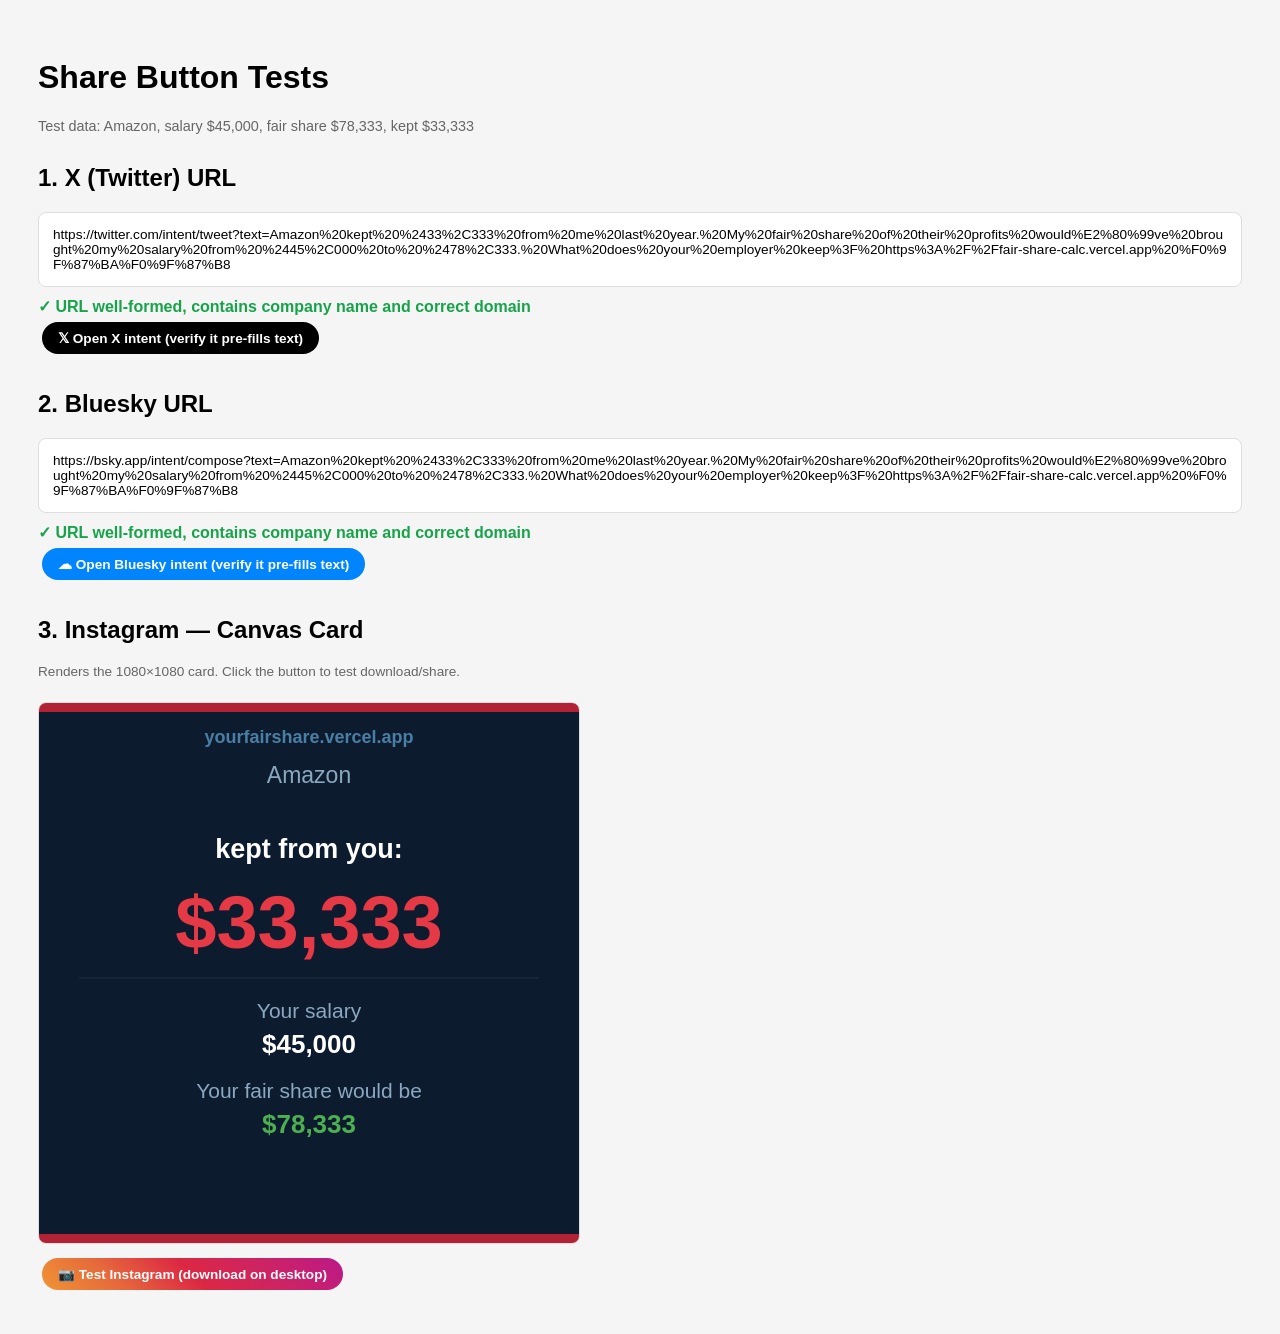
<file: test-share.html>
<!DOCTYPE html>
<html lang="en">
<head>
    <meta charset="UTF-8">
    <title>Share Button Test</title>
    <style>
        body { font-family: sans-serif; padding: 30px; background: #f5f5f5; }
        h2 { margin-top: 30px; }
        .url-box { background: #fff; border: 1px solid #ddd; border-radius: 8px; padding: 14px; margin: 10px 0; word-break: break-all; font-size: 0.85em; }
        .label { font-weight: bold; color: #444; font-size: 0.8em; text-transform: uppercase; letter-spacing: 0.05em; margin-bottom: 4px; }
        .btn { display: inline-flex; align-items: center; gap: 6px; padding: 8px 16px; border-radius: 20px; font-size: 0.85em; font-weight: 600; text-decoration: none; margin: 6px 4px; cursor: pointer; border: none; }
        canvas { border: 1px solid #ddd; border-radius: 8px; max-width: 100%; margin-top: 10px; }
        .pass { color: #16a34a; font-weight: bold; }
        .fail { color: #dc2626; font-weight: bold; }
    </style>
</head>
<body>
    <h1>Share Button Tests</h1>
    <p style="color:#666; font-size:0.9em;">Test data: Amazon, salary $45,000, fair share $78,333, kept $33,333</p>

    <h2>1. X (Twitter) URL</h2>
    <div id="x-url" class="url-box"></div>
    <div id="x-check"></div>
    <a id="x-link" class="btn" target="_blank" rel="noopener" style="background:#000;color:#fff;">𝕏 Open X intent (verify it pre-fills text)</a>

    <h2>2. Bluesky URL</h2>
    <div id="bsky-url" class="url-box"></div>
    <div id="bsky-check"></div>
    <a id="bsky-link" class="btn" target="_blank" rel="noopener" style="background:#0085ff;color:#fff;">☁ Open Bluesky intent (verify it pre-fills text)</a>

    <h2>3. Instagram — Canvas Card</h2>
    <p style="font-size:0.85em; color:#666;">Renders the 1080×1080 card. Click the button to test download/share.</p>
    <canvas id="preview" width="540" height="540"></canvas><br>
    <button class="btn" onclick="testInstagram()" style="background:linear-gradient(45deg,#f09433,#e6683c,#dc2743,#cc2366,#bc1888);color:#fff;margin-top:10px;">📷 Test Instagram (download on desktop)</button>
    <div id="ig-check"></div>

    <script>
        var testData = {
            name: 'Amazon',
            income: 45000,
            ebitdaTotal: 78333,
            accountingSurplus: 33333,
            ebitdaNegative: false
        };

        var shareText = testData.name + ' kept $' + testData.accountingSurplus.toLocaleString() +
            ' from me last year. My fair share of their profits would\u2019ve brought my salary from $' +
            testData.income.toLocaleString() + ' to $' + testData.ebitdaTotal.toLocaleString() +
            '. What does your employer keep? https://fair-share-calc.vercel.app \uD83C\uDDFA\uD83C\uDDF8';

        var tweetUrl = 'https://twitter.com/intent/tweet?text=' + encodeURIComponent(shareText);
        var bskyUrl  = 'https://bsky.app/intent/compose?text='  + encodeURIComponent(shareText);

        // X
        document.getElementById('x-url').textContent = tweetUrl;
        document.getElementById('x-link').href = tweetUrl;
        var xOk = tweetUrl.startsWith('https://twitter.com/intent/tweet?text=') && tweetUrl.includes('Amazon');
        document.getElementById('x-check').innerHTML = xOk
            ? '<span class="pass">✓ URL well-formed, contains company name and correct domain</span>'
            : '<span class="fail">✗ URL malformed</span>';

        // Bluesky
        document.getElementById('bsky-url').textContent = bskyUrl;
        document.getElementById('bsky-link').href = bskyUrl;
        var bsOk = bskyUrl.startsWith('https://bsky.app/intent/compose?text=') && bskyUrl.includes('Amazon');
        document.getElementById('bsky-check').innerHTML = bsOk
            ? '<span class="pass">✓ URL well-formed, contains company name and correct domain</span>'
            : '<span class="fail">✗ URL malformed</span>';

        // Draw preview canvas (scaled to 540px)
        function drawCard(canvas, W, H) {
            var ctx = canvas.getContext('2d');
            ctx.fillStyle = '#0d1b2e'; ctx.fillRect(0, 0, W, H);
            var scale = W / 1080;

            ctx.fillStyle = '#B22234'; ctx.fillRect(0, 0, W, 18 * scale);

            ctx.fillStyle = '#4a7fa5'; ctx.font = 'bold ' + Math.round(36*scale) + 'px Arial';
            ctx.textAlign = 'center';
            ctx.fillText('yourfairshare.vercel.app', W/2, 80*scale);

            ctx.fillStyle = '#8aa8c0'; ctx.font = Math.round(46*scale) + 'px Arial';
            ctx.fillText(testData.name, W/2, 160*scale);

            ctx.fillStyle = '#ffffff'; ctx.font = 'bold ' + Math.round(54*scale) + 'px Arial';
            ctx.fillText('kept from you:', W/2, 310*scale);

            ctx.fillStyle = '#e63946'; ctx.font = 'bold ' + Math.round(148*scale) + 'px Arial';
            ctx.fillText('$' + testData.accountingSurplus.toLocaleString(), W/2, 490*scale);

            ctx.strokeStyle = '#1e3348'; ctx.lineWidth = 2*scale;
            ctx.beginPath(); ctx.moveTo(80*scale, 550*scale); ctx.lineTo((W-80*scale), 550*scale); ctx.stroke();

            ctx.font = Math.round(42*scale) + 'px Arial';
            ctx.fillStyle = '#8aa8c0'; ctx.fillText('Your salary', W/2, 630*scale);
            ctx.fillStyle = '#ffffff'; ctx.font = 'bold ' + Math.round(52*scale) + 'px Arial';
            ctx.fillText('$' + testData.income.toLocaleString(), W/2, 700*scale);

            ctx.font = Math.round(42*scale) + 'px Arial';
            ctx.fillStyle = '#8aa8c0'; ctx.fillText('Your fair share would be', W/2, 790*scale);
            ctx.fillStyle = '#4caf50'; ctx.font = 'bold ' + Math.round(52*scale) + 'px Arial';
            ctx.fillText('$' + testData.ebitdaTotal.toLocaleString(), W/2, 860*scale);

            ctx.fillStyle = '#B22234'; ctx.fillRect(0, H - 18*scale, W, 18*scale);
        }

        drawCard(document.getElementById('preview'), 540, 540);

        function testInstagram() {
            var canvas = document.createElement('canvas');
            canvas.width = 1080; canvas.height = 1080;
            drawCard(canvas, 1080, 1080);
            canvas.toBlob(function(blob) {
                var file = new File([blob], 'fair-share.png', { type: 'image/png' });
                var igCheck = document.getElementById('ig-check');
                if (navigator.share && navigator.canShare && navigator.canShare({ files: [file] })) {
                    navigator.share({ files: [file], title: 'Your Fair Share' })
                        .then(function() { igCheck.innerHTML = '<span class="pass">✓ Web Share API opened successfully</span>'; })
                        .catch(function(e) { igCheck.innerHTML = '<span class="fail">✗ Share cancelled or failed: ' + e + '</span>'; });
                } else {
                    var url = URL.createObjectURL(blob);
                    var a = document.createElement('a');
                    a.href = url; a.download = 'fair-share.png'; a.click();
                    setTimeout(function() { URL.revokeObjectURL(url); }, 1000);
                    igCheck.innerHTML = '<span class="pass">✓ Web Share not available on this device — downloaded fair-share.png instead</span>';
                }
            }, 'image/png');
        }
    </script>
</body>
</html>
</file>
